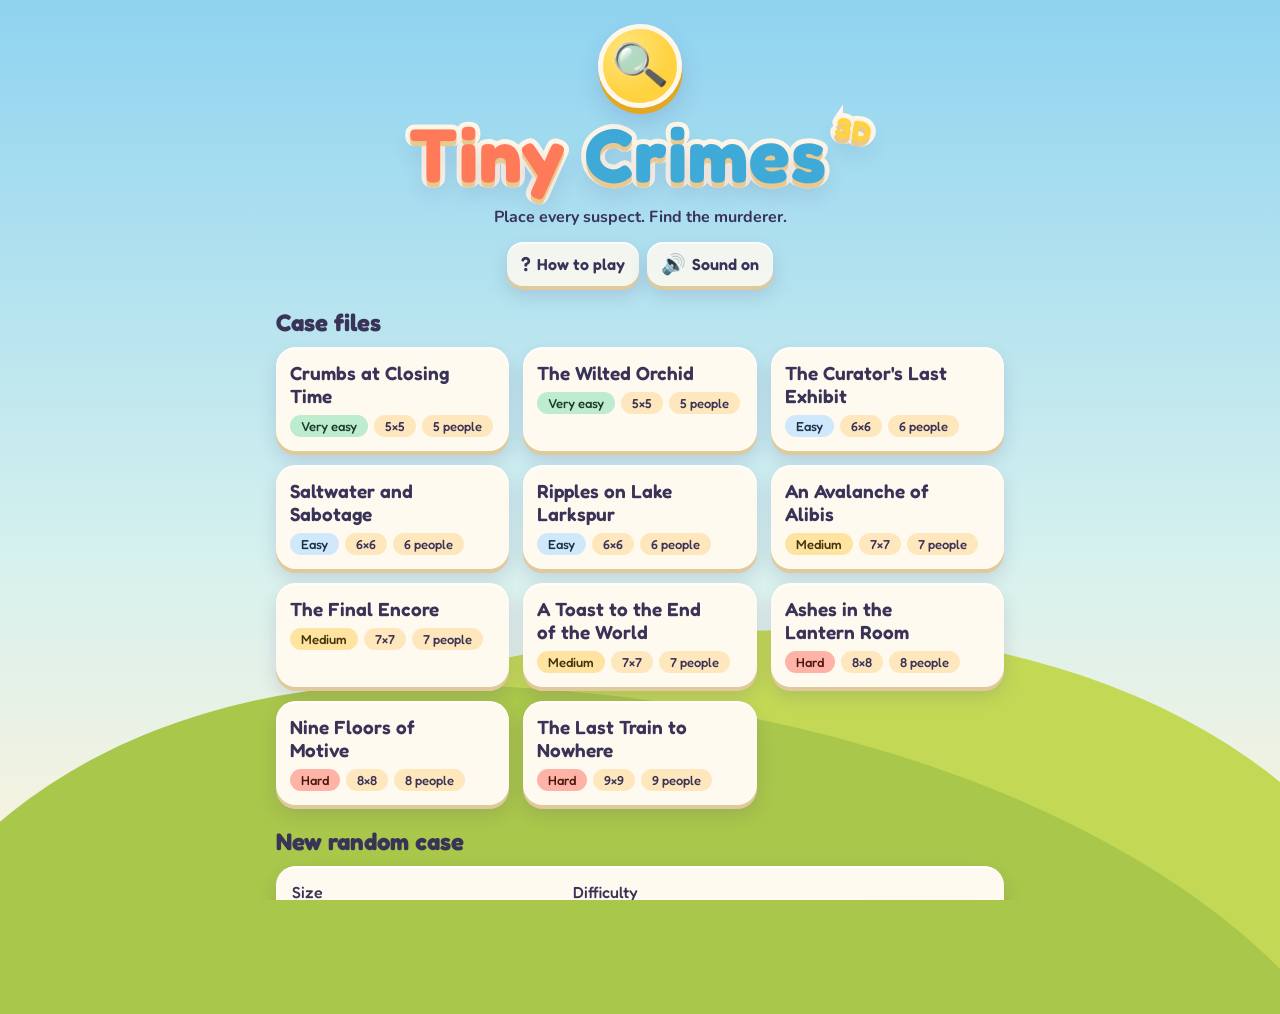
<file: index.html>
<!doctype html>
<html lang="en">
<head>
<meta charset="utf-8">
<meta name="viewport" content="width=device-width, initial-scale=1, viewport-fit=cover">
<meta name="color-scheme" content="light dark">
<title>Tiny Crimes</title>
<link rel="manifest" href="manifest.webmanifest">
<meta name="theme-color" content="#fdf3e0">
<link rel="icon" type="image/svg+xml" href="icons/icon.svg">
<link rel="apple-touch-icon" href="icons/icon-192.png">
<link rel="preconnect" href="https://fonts.googleapis.com">
<link rel="preconnect" href="https://fonts.gstatic.com" crossorigin>
<link href="https://fonts.googleapis.com/css2?family=Fredoka:wght@400;500;600;700&family=Nunito:wght@400;600;700;800&display=swap" rel="stylesheet">
<link rel="stylesheet" href="css/style.css">
<script type="importmap">
{"imports":{"three":"./vendor/three/build/three.module.js","three/addons/":"./vendor/three/examples/jsm/"}}
</script>
</head>
<body>
<div id="app">

  <!-- ============ MENU ============ -->
  <section id="screen-menu" class="screen">
    <div class="menu-wrap">
      <header class="title-block">
        <div class="badge" aria-hidden="true"><span class="magnifier">&#128269;</span></div>
        <h1 class="logo"><span>Tiny</span> <span class="logo-2">Crimes</span><small>3D</small></h1>
        <p class="tagline">Place every suspect. Find the murderer.</p>
      </header>
      <div class="menu-actions">
        <button class="btn btn-ghost" data-action="help"><span class="ico">?</span> How to play</button>
        <button class="btn btn-ghost" data-action="mute"><span class="ico mute-ico">&#128266;</span> <span class="mute-label">Sound on</span></button>
      </div>
      <h2 class="section-h">Case files</h2>
      <div id="case-list" class="case-list"></div>
      <h2 class="section-h">New random case</h2>
      <div class="panel random-panel">
        <label>Size
          <select id="rnd-size"><option>5</option><option selected>6</option><option>7</option><option>8</option><option>9</option><option>10</option><option>11</option><option>12</option><option>13</option><option>14</option><option>15</option><option>16</option></select>
        </label>
        <label>Difficulty
          <select id="rnd-diff">
            <option value="very-easy">Very easy</option>
            <option value="easy" selected>Easy</option>
            <option value="medium">Medium</option>
            <option value="hard">Hard</option>
            <option value="extreme">Extreme (16&times;16)</option>
          </select>
        </label>
        <button id="rnd-go" class="btn btn-primary" data-action="random"><span class="spinner" hidden></span><span class="lbl">Generate case</span></button>
        <p id="rnd-msg" class="msg" hidden></p>
      </div>
    </div>
  </section>

  <!-- ============ GAME ============ -->
  <section id="screen-game" class="screen" hidden>
    <header class="topbar">
      <button class="btn btn-small" data-action="back" title="Back to cases">&#8592;<span class="hide-sm"> Cases</span></button>
      <div class="case-title"><b id="case-title">Case</b><span id="case-meta" class="chip"></span></div>
      <div class="timer" id="timer" aria-label="Time">0:00</div>
    </header>

    <main class="game-grid">
      <div class="left-col">
        <section id="notes" class="notes" aria-label="Case notes" hidden>
          <h3 class="notes-h"><span aria-hidden="true">&#128203;</span> Case notes</h3>
          <ul id="notes-list" class="notes-list"></ul>
        </section>
        <aside id="suspects" class="suspects" aria-label="Suspects"></aside>
      </div>
      <div id="canvas-wrap" class="canvas-wrap"><div id="canvas"></div><div id="selected-hint" class="selected-hint"></div></div>
      <nav class="tools" aria-label="Tools">
        <div class="tool-group">
          <button class="btn tool" data-tool="note" title="Note (N)"><span class="ico">&#9999;&#65039;</span><span class="t">Note</span></button>
          <button class="btn tool" data-tool="x" title="X mark (X)"><span class="ico">&#10006;&#65039;</span><span class="t">X</span></button>
          <button class="btn tool" id="btn-erase" data-tool="erase" title="Eraser (E) - hold to clear all"><span class="fill"></span><span class="ico">&#129529;</span><span class="t">Erase</span></button>
        </div>
        <div class="tool-group">
          <button class="btn tool" data-action="undo" id="btn-undo" title="Undo"><span class="ico">&#8617;&#65039;</span><span class="t">Undo</span></button>
          <button class="btn tool" data-action="hint" title="Hint"><span class="ico">&#128161;</span><span class="t">Hint</span></button>
          <button class="btn tool btn-primary" data-action="submit" id="btn-submit" title="Submit your accusation" disabled><span class="ico">&#128373;&#65039;</span><span class="t">Submit</span></button>
        </div>
        <div class="tool-group">
          <button class="btn tool" id="btn-objects" title="What are these objects?"><span class="ico">&#129681;</span><span class="t">Objects</span></button>
          <button class="btn tool" data-action="help" title="How to play"><span class="ico">?</span><span class="t">Help</span></button>
          <button class="btn tool" data-action="mute" title="Mute"><span class="ico mute-ico">&#128266;</span><span class="t mute-label">Sound</span></button>
          <button class="btn tool" data-action="mood" title="Time of day (L)"><span class="ico mood-ico">&#9728;&#65039;</span><span class="t mood-label">Day</span></button>
          <button class="btn tool" data-action="resetcam" title="Reset camera"><span class="ico">&#127909;</span><span class="t">Camera</span></button>
        </div>
      </nav>
    </main>
  </section>

  <div id="toasts" class="toasts" aria-live="polite"></div>

  <!-- ============ MODALS ============ -->
  <div id="modal-help" class="modal" hidden>
    <div class="modal-card">
      <h2>How to play</h2>
      <div class="modal-body">
        <ul class="rules">
          <li>Place every <b>suspect</b> and the <b>victim</b> on the board: exactly <b>one per row</b> and <b>one per column</b>.</li>
          <li>Rooms are the colored regions. Big objects (trees, tables...) <b>block</b> a cell; rugs, beds and chairs can be stood on.</li>
          <li>Every suspect's clues are <b>true</b>. The <b>victim's room</b> holds exactly two people: the victim and the <b>murderer</b>.</li>
          <li><b>Case notes</b> are facts about the whole scene. Clues never mention the victim, so find out who shares the victim's room.</li>
          <li>Pick a suspect, then <b>tap</b> a cell to pencil a note, or <b>press and hold</b> a cell to place them. Hold on their own cell to remove.</li>
          <li>Right mouse / two fingers rotates the board, wheel / pinch zooms.</li>
          <li>Keys: <kbd>1-9</kbd> suspect, <kbd>N</kbd> <kbd>X</kbd> <kbd>E</kbd> tools, <kbd>L</kbd> day/night, <kbd>Ctrl+Z</kbd> undo, <kbd>Esc</kbd> deselect.</li>
        </ul>
        <h3>Clue words</h3>
        <dl class="glossary">
          <dt>beside</dt><dd>next to it (up, down, left, right) <i>and</i> in the same room.</dd>
          <dt>alone</dt><dd>nobody else shares their room.</dd>
          <dt>corner</dt><dd>a cell touching two perpendicular walls.</dd>
          <dt>north / south / east / west of</dt><dd>strictly above / below / right / left, any distance.</dd>
          <dt>diagonal</dt><dd>same diagonal line, not the same cell.</dd>
          <dt>first ... last</dt><dd>row or column number counted from the north or west.</dd>
        </dl>
      </div>
      <div class="modal-actions"><button class="btn btn-primary" data-close>Got it!</button></div>
    </div>
  </div>

  <div id="modal-objects" class="modal" hidden>
    <div class="modal-card">
      <h2>Objects in this scene</h2>
      <div class="modal-body"><ul id="objects-list" class="obj-list"></ul></div>
      <div class="modal-actions"><button class="btn btn-primary" data-close>Got it!</button></div>
    </div>
  </div>

  <div id="modal-win" class="modal" hidden>
    <div class="modal-card win-card">
      <div class="confetti-title">Case closed!</div>
      <img id="win-portrait" class="win-portrait" alt="">
      <p class="win-line">The murderer was <b id="win-name">?</b></p>
      <p class="win-time">Solved in <b id="win-time">0:00</b></p>
      <div class="modal-actions">
        <button class="btn" data-action="winback">Back to cases</button>
        <button class="btn btn-primary" data-action="winnext">Next case</button>
      </div>
    </div>
  </div>

  <div id="modal-error" class="modal" hidden>
    <div class="modal-card">
      <h2 id="error-title">Oops</h2>
      <p id="error-text"></p>
      <div class="modal-actions"><button class="btn btn-primary" data-close>OK</button></div>
    </div>
  </div>
</div>
<script type="module" src="js/main.js"></script>
</body>
</html>
</file>
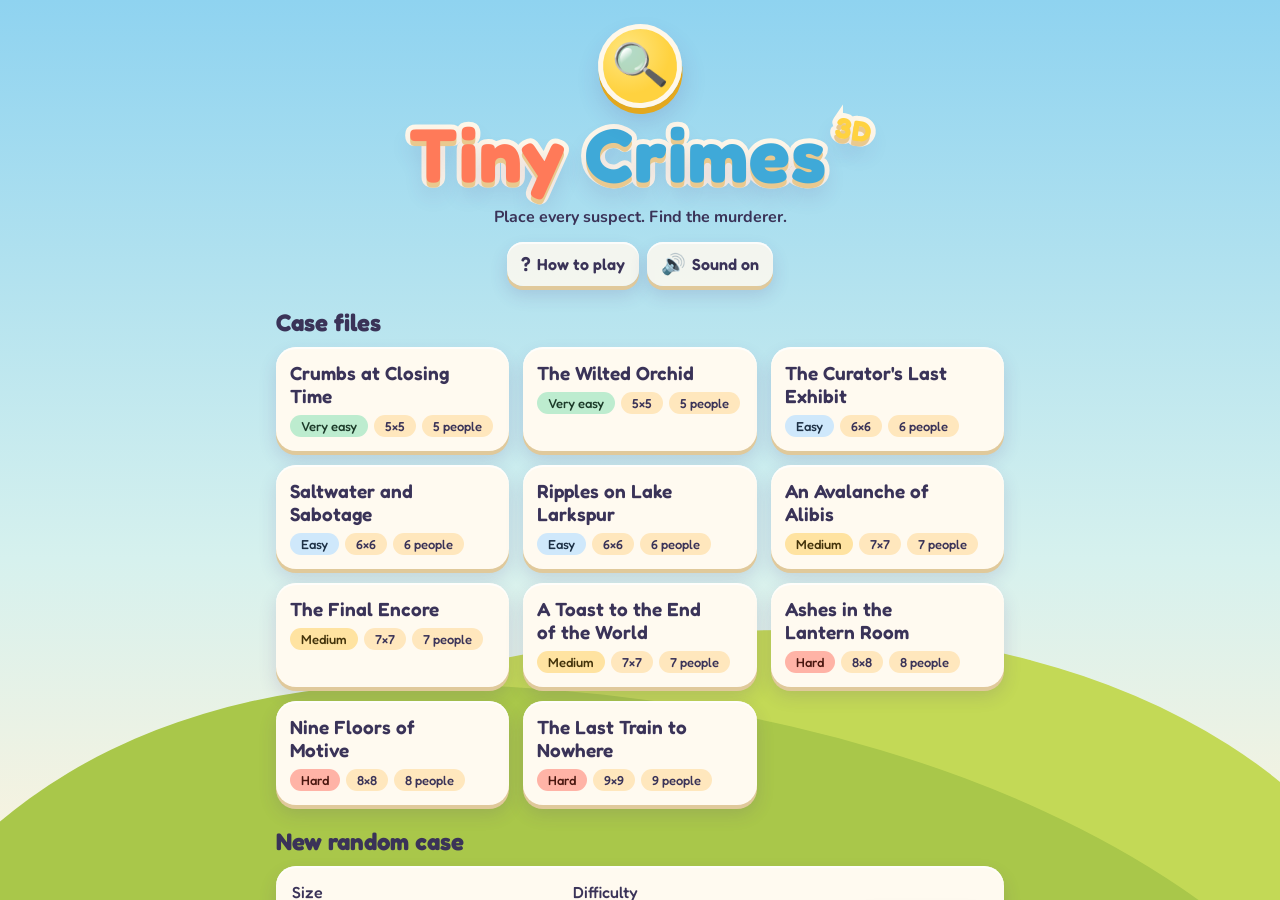
<file: dev/game.html>
<!doctype html>
<!-- Screenshot harness for the real game page: opens case ?case=<n> inside an iframe (&js=<code run in the frame after start>). -->
<html><head><meta charset="utf-8"><style>html,body,iframe{margin:0;width:100%;height:100%;border:0;overflow:hidden}iframe{display:block}</style></head><body>
<iframe id="f" src="../index.html?debug"></iframe>
<script>
const q = new URLSearchParams(location.search), f = document.getElementById('f');
const tick = setInterval(() => {
  const cards = f.contentDocument?.querySelectorAll('.case-card');
  if (!(cards?.length > 1)) return; // 1 = sample case shown before the modules are loaded
  clearInterval(tick);
  if (q.get('case') !== null) cards[+q.get('case')].click();
  setTimeout(() => {
    f.contentDocument.querySelectorAll('.modal.open [data-close], .modal:not([hidden]) [data-close]').forEach((b) => b.click());
    if (q.get('js')) f.contentWindow.eval(q.get('js'));
  }, 900);
}, 100);
</script></body></html>
</file>
<file: css/style.css>
:root {
  --bg: #fff3dc;
  --bg2: #ffe7bd;
  --sky1: #8fd3f0;
  --sky2: #d6f1ee;
  --hill1: #c3d956;
  --hill2: #a9c74a;
  --paper: #fffaf0;
  --ink: #3a3358;
  --ink-soft: #6d6590;
  --line: #f0e0c0;      /* soft borders */
  --edge: #e0c99b;      /* thick bottom edge of buttons and cards */
  --accent: #ff7a59;
  --accent-edge: #d9543a;
  --accent-ink: #fff;
  --blue: #3fa9d8;
  --green: #5cc48a;
  --yellow: #ffd23f;
  --yellow-edge: #e3a81e;
  --red: #e5534b;
  --plum: #6a4c93;
  --victim: #ece5fb;
  --lift: rgba(74, 52, 130, .16);
  --shadow: 0 4px 0 var(--edge), 0 9px 18px var(--lift);
  --gloss: inset 0 2px 0 rgba(255, 255, 255, .75);
  --radius: 20px;
  --font-d: "Fredoka", "Trebuchet MS", system-ui, sans-serif;
  --font-b: "Nunito", system-ui, -apple-system, "Segoe UI", sans-serif;
}
@media (prefers-color-scheme: dark) {
  :root {
    --bg: #2a2858;
    --bg2: #3d3a78;
    --sky1: #2b2a6e;
    --sky2: #6a58b8;
    --hill1: #4a5a8e;
    --hill2: #3a477c;
    --paper: #383569;
    --ink: #f6f0ff;
    --ink-soft: #bfb8e6;
    --line: #4a4686;
    --edge: #231f52;
    --accent: #ff8c6b;
    --accent-edge: #b9472f;
    --accent-ink: #2a1430;
    --victim: #4c4687;
    --lift: rgba(10, 6, 40, .4);
    --gloss: inset 0 2px 0 rgba(255, 255, 255, .12);
  }
}
* { box-sizing: border-box; -webkit-tap-highlight-color: transparent; }
html, body { margin: 0; height: 100%; overflow-x: hidden; }
body {
  font-family: var(--font-b);
  color: var(--ink);
  background: linear-gradient(to bottom, var(--sky1), var(--sky2) 62%, var(--bg)) fixed;
  -webkit-text-size-adjust: 100%;
}
[hidden] { display: none !important; }
#app { height: 100%; position: relative; isolation: isolate; }
/* rolling hills behind every screen */
body::before, body::after { content: ""; position: fixed; left: -10%; right: -10%; pointer-events: none; z-index: -1; }
body::before { bottom: -32vh; height: 62vh; background: var(--hill1); border-radius: 60% 40% 0 0 / 100% 70% 0 0; }
body::after { bottom: -38vh; height: 62vh; background: var(--hill2); border-radius: 35% 65% 0 0 / 70% 100% 0 0; }
.screen { min-height: 100%; }
#screen-game { height: 100dvh; display: flex; flex-direction: column; overflow: hidden; }

/* ---------- buttons ---------- */
.btn {
  font-family: var(--font-d); font-weight: 600; font-size: 16px; color: var(--ink);
  background: var(--paper); border: 0; border-radius: 16px;
  padding: 8px 14px; min-height: 44px; cursor: pointer; box-shadow: var(--gloss), var(--shadow);
  display: inline-flex; align-items: center; justify-content: center; gap: 6px;
  transition: transform .08s, box-shadow .08s, background .15s;
  user-select: none; -webkit-user-select: none; touch-action: manipulation; position: relative; overflow: hidden;
}
.btn:hover { background: var(--bg2); }
.btn:active { transform: translateY(3px); box-shadow: var(--gloss), 0 1px 0 var(--edge), 0 3px 8px var(--lift); }
.btn:disabled { opacity: .45; cursor: not-allowed; transform: none; box-shadow: var(--gloss), var(--shadow); }
.btn:focus-visible, select:focus-visible, .card:focus-visible { outline: 3px solid var(--blue); outline-offset: 2px; }
.btn-primary { --edge: var(--accent-edge); background: linear-gradient(#ff9270, var(--accent)); color: var(--accent-ink); }
.btn-primary:hover { background: linear-gradient(#ff9270, var(--accent)); filter: brightness(1.06); }
.btn-ghost { background: color-mix(in srgb, var(--paper) 85%, transparent); }
.btn-small { min-height: 44px; padding: 6px 12px; }
.ico { font-size: 20px; line-height: 1; }

/* ---------- menu ---------- */
.menu-wrap { max-width: 760px; margin: 0 auto; padding: 24px 16px 48px; }
.title-block { text-align: center; margin-bottom: 8px; }
.badge {
  width: 84px; height: 84px; margin: 0 auto 6px; border-radius: 50%;
  background: radial-gradient(circle at 35% 28%, #ffe680, var(--yellow) 60%); border: 5px solid #fff8ea; box-shadow: 0 6px 0 var(--yellow-edge), 0 14px 24px var(--lift);
  display: grid; place-items: center; transform: rotate(-6deg); animation: wob 3s ease-in-out infinite;
}
.magnifier { font-size: 44px; }
@keyframes wob { 50% { transform: rotate(6deg) translateY(-3px); } }
.logo { font-family: var(--font-d); font-weight: 700; font-size: clamp(44px, 12vw, 76px); margin: 8px 0 0; line-height: 1;
  color: var(--accent); -webkit-text-stroke: 10px #fff8ea; paint-order: stroke fill; text-shadow: 0 5px 0 #e9c98f, 0 12px 22px var(--lift); letter-spacing: 1px; }
.logo-2 { color: var(--blue); }
.logo small { font-size: .38em; margin-left: 8px; color: var(--yellow); vertical-align: top; display: inline-block; transform: rotate(8deg); }
.tagline { color: var(--ink); font-weight: 700; margin: 14px 0 0; }
.menu-actions { display: flex; gap: 8px; justify-content: center; margin: 14px 0; flex-wrap: wrap; }
.section-h { font-family: var(--font-d); font-size: 24px; margin: 22px 0 10px; }
.case-list { display: grid; grid-template-columns: repeat(auto-fill, minmax(220px, 1fr)); gap: 14px; }
.case-card {
  text-align: left; font: inherit; color: inherit; cursor: pointer; background: var(--paper); border: 0;
  border-radius: var(--radius); padding: 14px; box-shadow: var(--gloss), var(--shadow);
  display: flex; flex-direction: column; gap: 8px; min-height: 96px; position: relative; transition: transform .12s;
}
.case-card:hover { transform: translateY(-3px) rotate(-.5deg); }
.case-card:active { transform: translateY(2px); }
.case-card .ct { font-family: var(--font-d); font-weight: 600; font-size: 19px; padding-right: 28px; }
.case-card .row { display: flex; gap: 6px; flex-wrap: wrap; }
.case-card .done { position: absolute; top: 8px; right: 10px; width: 28px; height: 28px; border-radius: 50%;
  background: var(--green); border: 3px solid #fff8ea; box-shadow: 0 3px 8px var(--lift); display: grid; place-items: center; font-weight: 800; color: #fff; font-size: 14px; }
.chip { font-family: var(--font-d); font-size: 13px; font-weight: 500; padding: 3px 11px; border-radius: 99px; background: var(--bg2); display: inline-block; }
.chip.d-very-easy { background: #bdeccf; color: #1d3b2a; }
.chip.d-easy { background: #cfe8fb; color: #1d3045; }
.chip.d-medium { background: #ffe3a1; color: #43330b; }
.chip.d-hard { background: #ffb3a6; color: #4a1710; }
.panel { background: var(--paper); border-radius: var(--radius); padding: 16px; box-shadow: var(--gloss), var(--shadow); }
.random-panel { display: flex; gap: 12px; flex-wrap: wrap; align-items: flex-end; }
.random-panel label { display: flex; flex-direction: column; font-family: var(--font-d); font-weight: 500; gap: 4px; flex: 1 1 120px; }
select {
  font-family: var(--font-b); font-weight: 700; font-size: 16px; min-height: 44px; padding: 6px 10px; color: var(--ink);
  background: var(--bg); border: 2px solid var(--line); border-radius: 14px;
}
.msg { flex-basis: 100%; margin: 0; color: var(--red); font-weight: 700; }
.spinner { width: 18px; height: 18px; border: 3px solid currentColor; border-right-color: transparent; border-radius: 50%; animation: spin .7s linear infinite; }
@keyframes spin { to { transform: rotate(360deg); } }

/* ---------- game ---------- */
.topbar { display: flex; align-items: center; gap: 10px; padding: 8px 12px; background: var(--paper); box-shadow: 0 4px 16px var(--lift); flex: 0 0 auto; z-index: 2; }
.case-title { flex: 1; min-width: 0; display: flex; align-items: center; gap: 8px; font-family: var(--font-d); font-size: 20px; }
.case-title b { overflow: hidden; text-overflow: ellipsis; white-space: nowrap; }
.timer { font-family: var(--font-d); font-weight: 600; font-size: 22px; font-variant-numeric: tabular-nums; background: var(--bg2); border-radius: 14px; padding: 4px 14px; }

.game-grid { flex: 1; min-height: 0; display: grid; grid-template-columns: 290px minmax(0, 1fr) 104px; gap: 12px; padding: 12px; }
.left-col { min-height: 0; display: flex; flex-direction: column; gap: 10px; }
.notes { flex: none; background: var(--paper); border-radius: var(--radius); box-shadow: var(--gloss), var(--shadow); padding: 8px 12px 8px 14px; max-height: 40%; overflow-y: auto;
  background-image: repeating-linear-gradient(to bottom, transparent 0 25px, rgba(90,169,230,.25) 25px 26px); border-left: 8px solid var(--yellow); }
.notes[hidden] { display: none; }
.notes-h { margin: 0 0 4px; font-family: var(--font-d); font-size: 16px; font-weight: 600; }
.notes-list { margin: 0; padding-left: 16px; font-size: 14px; line-height: 26px; }
.notes-list li { line-height: 26px; }
.suspects { flex: 1; min-height: 0; overflow-y: auto; display: flex; flex-direction: column; gap: 10px; padding: 2px 4px 8px 2px; }
.canvas-wrap { position: relative; min-height: 0; border: 5px solid var(--paper); border-radius: 24px; overflow: hidden; box-shadow: var(--shadow); background: var(--sky2); }
#canvas { position: absolute; inset: 0; }
#canvas canvas { display: block; width: 100%; height: 100%; touch-action: none; }
.selected-hint { position: absolute; left: 10px; bottom: 10px; font-family: var(--font-d); background: var(--paper); box-shadow: 0 4px 12px var(--lift); border-radius: 99px; padding: 4px 14px; font-size: 14px; pointer-events: none; }
.selected-hint:empty { display: none; }
.webgl-error { position: absolute; inset: 0; display: grid; place-items: center; text-align: center; padding: 20px; font-weight: 700; }

.card {
  display: grid; grid-template-columns: 64px 1fr; gap: 10px; padding: 8px; position: relative;
  background: var(--paper); border: 3px solid transparent; border-radius: 18px; box-shadow: var(--gloss), 0 3px 0 var(--edge), 0 7px 14px var(--lift);
  cursor: pointer; text-align: left; font: inherit; color: inherit; transition: transform .1s;
}
.card:hover { transform: translateX(2px); }
.card img { width: 64px; height: 64px; border-radius: 16px; background: radial-gradient(circle at 50% 30%, #fff3d0, #bfe6ee); object-fit: cover; }
.card .nm { font-family: var(--font-d); font-weight: 600; font-size: 17px; display: flex; align-items: center; gap: 6px; flex-wrap: wrap; }
.card .letter { background: var(--yellow); color: #3a3358; border-radius: 50%; width: 24px; height: 24px; box-shadow: 0 2px 0 var(--yellow-edge); font-size: 13px; display: inline-grid; place-items: center; }
.card .clues { margin: 4px 0 0; padding-left: 16px; font-size: 14px; line-height: 1.3; color: var(--ink); }
.card .clues li { margin-bottom: 2px; }
.card.victim { background: var(--victim); border: 3px dashed #b9a9e6; }
.card .weapon { font-family: var(--font-b, inherit); font-weight: 500; font-size: 12px; background: rgba(0,0,0,.08); padding: 1px 8px; border-radius: 99px; white-space: nowrap; }
.card.victim .nm::after { content: "victim"; font-size: 11px; background: #8a7fc0; color: #fff; padding: 1px 8px; border-radius: 99px; }
.card.selected { --edge: var(--yellow-edge); background: linear-gradient(#ffe27a, var(--yellow)); color: #3a3358; transform: translateX(4px); border-color: var(--blue); }
.card.selected .clues { color: #2b2b3a; }
.card .placed { margin-left: auto; white-space: nowrap; font-family: var(--font-d); font-size: 12px; background: var(--green); color: #0f2a1a; border-radius: 99px; padding: 1px 9px; }
.card .placed:empty { display: none; }

.tools { display: flex; flex-direction: column; gap: 12px; overflow-y: auto; padding: 2px 4px 8px 2px; }
.tool-group { display: flex; flex-direction: column; gap: 8px; }
.tool { flex-direction: column; gap: 0; padding: 6px 4px; min-height: 58px; width: 100%; font-size: 13px; }
.tool .t { font-size: 13px; }
.tool.active { --edge: var(--yellow-edge); background: linear-gradient(#ffe27a, var(--yellow)); color: #3a3358; box-shadow: var(--gloss), 0 4px 0 var(--edge), 0 0 0 3px var(--blue); }
.tool .fill { position: absolute; left: 0; bottom: 0; width: 100%; height: 0; background: var(--red); opacity: .55; pointer-events: none; }
.tool > .ico, .tool > .t { position: relative; }

/* ---------- toasts / modals ---------- */
.toasts { position: fixed; left: 0; right: 0; top: 70px; display: flex; flex-direction: column; align-items: center; gap: 8px; z-index: 50; pointer-events: none; padding: 0 12px; }
.toast { background: var(--paper); color: var(--ink); border-radius: 18px; box-shadow: var(--gloss), var(--shadow); padding: 12px 18px; max-width: min(520px, 100%); font-weight: 700; animation: pop .25s ease-out; }
.toast.bad { background: #ffb3a6; color: #3b120c; }
.toast.good { background: #bdeccf; color: #153322; }
.toast.out { opacity: 0; transition: opacity .3s; }
@keyframes pop { from { transform: scale(.7) translateY(-10px); opacity: 0; } }
.modal { position: fixed; inset: 0; background: rgba(48, 36, 104, .5); backdrop-filter: blur(3px); display: grid; place-items: center; z-index: 60; padding: 16px; }
.modal-card { background: var(--paper); border-radius: 28px; box-shadow: var(--gloss), 0 8px 0 var(--edge), 0 24px 48px rgba(40, 24, 90, .35); width: min(560px, 100%); max-height: 90dvh; overflow-y: auto; padding: 20px; animation: pop .25s ease-out; }
.modal-card h2 { font-family: var(--font-d); margin: 0 0 8px; font-size: 28px; }
.modal-card h3 { font-family: var(--font-d); margin: 14px 0 6px; }
.rules { padding-left: 20px; line-height: 1.45; }
kbd { font-family: var(--font-d); background: var(--bg2); box-shadow: 0 2px 0 var(--edge); border-radius: 8px; padding: 0 6px; font-size: 13px; }
.glossary { display: grid; grid-template-columns: auto 1fr; gap: 4px 12px; margin: 0; }
.glossary dt { font-family: var(--font-d); font-weight: 600; }
.glossary dd { margin: 0; }
.modal-actions { display: flex; gap: 10px; justify-content: flex-end; margin-top: 16px; flex-wrap: wrap; }
.win-card { text-align: center; }
.confetti-title { font-family: var(--font-d); font-weight: 700; font-size: 40px; color: var(--accent); -webkit-text-stroke: 6px #fff8ea; paint-order: stroke fill; text-shadow: 0 4px 0 #e9c98f; }
.win-portrait { width: 140px; height: 140px; border-radius: 50%; border: 5px solid #fff8ea; background: radial-gradient(circle at 50% 30%, #ffe98a, var(--yellow)); margin: 12px auto 4px; display: block; box-shadow: 0 5px 0 var(--yellow-edge), 0 14px 24px var(--lift); }
.win-line { font-size: 20px; margin: 8px 0 0; } .win-time { color: var(--ink-soft); margin: 4px 0 0; }
.win-card .modal-actions { justify-content: center; }

/* ---------- responsive ---------- */
@media (max-width: 819px) {
  .hide-sm { display: none; }
  #screen-game { height: auto; min-height: 100dvh; overflow: visible; display: block; }
  .topbar { position: sticky; top: 0; z-index: 10; }
  .game-grid { display: flex; flex-direction: column; padding: 8px; gap: 8px; }
  .canvas-wrap { order: 1; height: 55vh; height: 55dvh; min-height: 280px; flex: none; }
  .tools { order: 2; flex-direction: row; overflow-x: auto; gap: 8px; padding: 2px 2px 8px; scrollbar-width: thin; }
  .tool-group { flex-direction: row; gap: 6px; flex: none; }
  .tool { width: 62px; min-height: 52px; flex: none; }
  .left-col { display: contents; }
  .notes { order: 3; max-height: none; padding: 6px 10px 6px 12px; }
  .notes-h { font-size: 15px; margin-bottom: 2px; }
  .notes-list { font-size: 13px; }
  .suspects { order: 4; flex: none; flex-direction: row; overflow-x: auto; overflow-y: hidden; gap: 8px; padding: 2px 2px 10px; scroll-snap-type: x proximity; }
  .card { flex: 0 0 min(210px, 58vw); scroll-snap-align: start; align-items: start; padding: 8px; }
  .card img { width: 44px; height: 44px; }
  .card .nm { font-size: 15px; }
  .card .clues { font-size: 13px; }
  .card.selected { transform: translateY(-2px); }
  .card:hover { transform: none; }
  .case-title { font-size: 17px; }
  .case-title .chip { display: none; }
  .toasts { top: 64px; }
}

/* Objects legend */
.obj-list { list-style: none; margin: 0; padding: 0; display: grid; gap: 6px; }
.obj-list li { display: grid; grid-template-columns: 1fr auto; gap: 2px 10px; align-items: center; padding: 8px 12px; border-radius: 14px; background: var(--bg); }
.obj-list .ol-name { font-weight: 700; text-transform: capitalize; }
.obj-list .ol-desc { grid-column: 1; font-size: 13px; opacity: .8; }
.obj-list .ol-tag { grid-row: 1 / span 2; grid-column: 2; font-size: 12px; font-weight: 700; padding: 4px 11px; border-radius: 999px; white-space: nowrap; }
.obj-list .ol-tag.ok { background: #c9f2c7; color: #1d5a22; }
.obj-list .ol-tag.no { background: #ffd0d0; color: #7a1f1f; }
</file>
